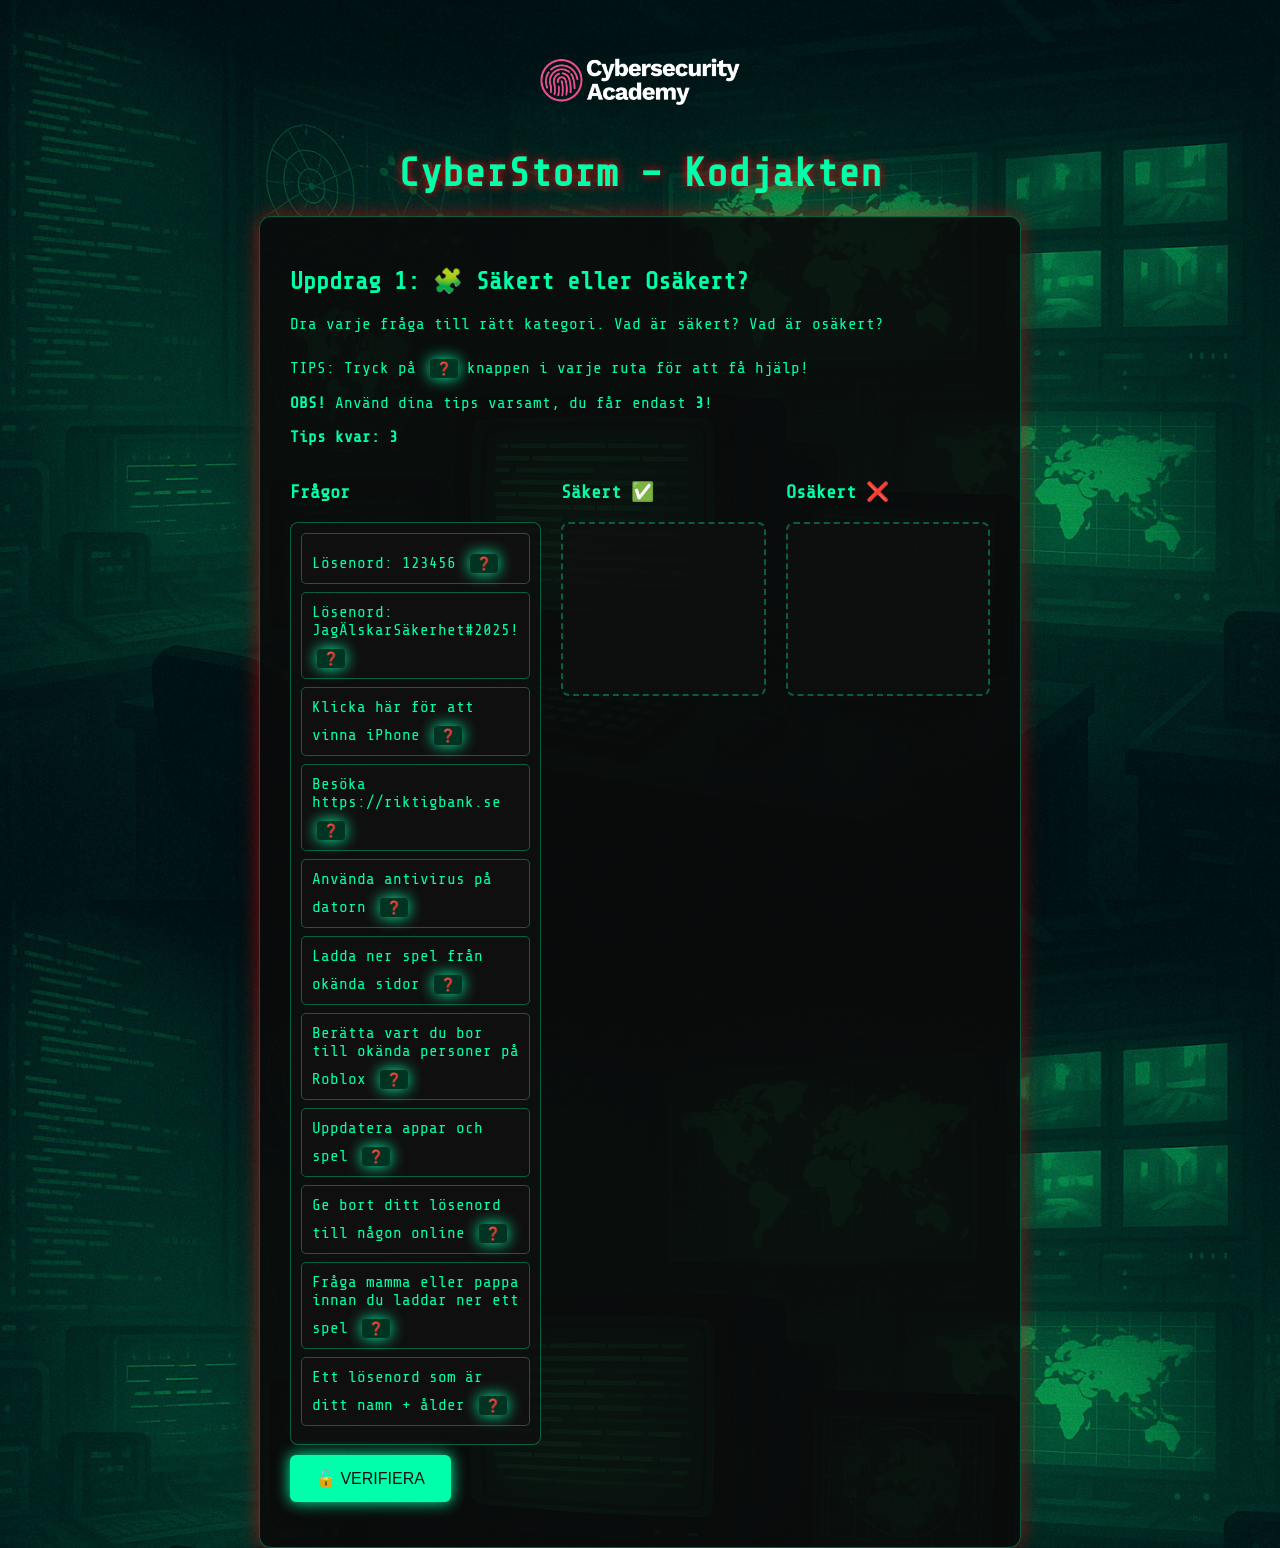
<file: Cyberstorm-master/index.html>
<!DOCTYPE html>
<html lang="sv">
<head>
    <meta charset="UTF-8" />
    <meta name="viewport" content="width=device-width, initial-scale=1.0"/>
    <title>CyberStorm – Kodjakten</title>
    <link rel="stylesheet" href="styles.css" />
</head>
<body>
<img id="logo" src="cybersec-left-logo-rgb-neg-720x168-png.webp" alt="Cyberstorm Logo" style="max-width: 200px; margin-bottom: 20px;">
<h1 id="title">CyberStorm – Kodjakten</h1>


<!-- SECRET EXPLOSION -->

<div id="explosion-overlay" class="hidden">
    <div class="explosion-text">Hemliga uppdrag</div>
</div>

<!-- UPPDRAG KRYPTOGRAM -->
<div class="container" id="task1">
    <div id="back-to-result" class="hidden" style="margin-bottom: 15px;">
        <button onclick="goToResult()" style="background-color:#002b1f; color:#00ffaa; border: 1px solid #00ffaa55;">
            ◀ Tillbaka till kodord
        </button>
    </div>
    <h2 class="task-title" data-title="🔓 Dekryptera meddelandet">Uppdrag: 🔓 Dekryptera meddelandet</h2>

    <img src="caesar.png" alt="Caesar-krypto-exempel">
    <p>Vad är det dekrypterade lösenordet?</p>
    <div class="codebox">KHPOLJWRUG 567</div>
    <input type="text" id="answer1" placeholder="Skriv ditt svar här...">
    <button onclick="checkCryptogram(1)">🔓 Verifiera</button>
    <button id="tip-btn-cryptogram" onclick="toggleTipCryptogram()" style="display: none; margin-top: 10px;">💡 Visa tips</button>
    <div id="tip-box-cryptogram" style="display: none; margin-top: 10px; border: 1px dashed #00ffaa; padding: 10px;">
        🔍 TIPS: Ibland kan bokstäver förskjutas i alfabetet. Kan du hitta något som hjälper dig läsa meddelandet baklänges eller tre steg tillbaka? bokstaven. Första två bokstäver blir HE------------
    </div>
    <div class="feedback" id="feedback1"></div>
    <button class="hidden next-btn" id="next1" onclick="goToNext(1)">➡ Nästa uppdrag</button>
</div>



<!-- UPPDRAG LÖSENORD -->
<div class="container hidden" id="task2">
    <div id="back-to-result" class="hidden" style="margin-bottom: 15px;">
        <button onclick="goToResult()" style="background-color:#002b1f; color:#00ffaa; border: 1px solid #00ffaa55;">
            ◀ Tillbaka till kodord
        </button>
    </div>
    <h2 class="task-title" data-title="💪 Starkaste lösenordet">Uppdrag: 💪 Starkaste lösenordet</h2>

    <img src="passwords.png" alt="Starka lösenord">
    <p>
        🕵️ Skuggan är listig – och vet hur man väljer starka lösenord. Flera lösenordslappar har hittats – men bara tre av dem håller måttet för att skydda servern där den hemliga planen finns lagrad. Din uppgift är att ta reda på vilket som är starkt nog att vara Skuggans sanna lösenord. Lycka till, agent!
    </p>
    <p>
        Här är 12 lösenord. Välj de <strong>3 starkaste</strong>. Fundera på vad som gör ett lösenord säkert!
    </p>
    <div id="password-options">
        <label><input type="checkbox" value="123456"> 123456</label><br>
        <label><input type="checkbox" value="qwerty"> qwerty</label><br>
        <label><input type="checkbox" value="JagälskarBanana#2023!"> JagälskarBanana#2023!</label><br>
        <label><input type="checkbox" value="NallePuh#2024!"> NallePuh#2024!</label><br>
        <label><input type="checkbox" value="letmein"> letmein</label><br>
        <label><input type="checkbox" value="SäkerKod88#hemlig!"> SäkerKod88#hemlig!</label><br>
        <label><input type="checkbox" value="password"> password</label><br>
        <label><input type="checkbox" value="MinHund123"> MinHund123</label><br>
        <label><input type="checkbox" value="a!#56A"> a!#56A</label><br>
        <label><input type="checkbox" value="Stark!2025"> Stark!2025</label><br>
        <label><input type="checkbox" value="adminadmin"> adminadmin</label><br>
        <label><input type="checkbox" value="Lösen#Bok2024Astrid"> Lösen#Bok2024Astrid</label><br>
    </div>
    <button onclick="checkPasswords(2)">🔓 Verifiera val</button>
    <button id="tip-btn-passwords" onclick="toggleTipPasswords()" style="display: none; margin-top: 10px;">💡 Visa tips</button>

    <div id="tip-box-passwords" style="display: none; margin-top: 10px; border: 1px dashed #00ffaa; padding: 10px;">
        🔍 TIPS: Ett starkt lösenord är långt, har stora och små bokstäver, siffror och symboler. Korta ord och upprepningar är dåliga!
    </div>
    <div id="password-result" style="margin-top: 10px;"></div>
    <div class="feedback" id="feedback2"></div>
    <button class="hidden next-btn" id="next2" onclick="goToNext(2)">➡ Nästa uppdrag</button>
</div>

<!-- UPPDRAG PHSISHING -->
<div class="container hidden" id="task3">
    <h2 class="task-title" data-title="📧 Phishingfällan">Uppdrag: 📧 Phishingfällan</h2>
    <div id="step1">
        <img src="mail2.png" alt="Mail 1">
        <p>Misstänker du att detta är ett phishingmail?</p>
        <button onclick="answerPhish(1, true)">JA</button>
        <button onclick="answerPhish(1, false)">NEJ</button>
        <button id="tip-btn-phishing1" onclick="toggleTipPhishing1()" style="display: none; margin-top: 20px;">💡 Visa tips</button>
        <div id="tip-box-phishing1" class="hidden" style="margin-top: 10px; border: 1px dashed #00ffaa; padding: 10px;">
            🔍 TIPS: Kolla avsändare, språkfel och konstiga länkar.
        </div>
        <div id="phish-feedback-1" class="feedback"></div>
    </div>

    <!-- Reasons for MAIL 1 -->
    <div id="reasons1" class="hidden">
        <p>Varför tror du att det är phishing? Välj exakt 4:</p>
        <div style="display: flex; flex-direction: column;">
            <label><input type="checkbox" value="hot"> Hotfull ton</label>
            <label><input type="checkbox" value="felstav"> Stavfel</label>
            <label><input type="checkbox" value="gmail"> Gmail-adress</label>
            <label><input type="checkbox" value="pris"> Prislöfte</label>
            <label><input type="checkbox" value="design"> Färgglad design</label>
            <label><input type="checkbox" value="lank"> Innehåller länk</label>
        </div>
        <button onclick="checkReasons(1, ['hot','felstav','gmail','lank'], 'step2')">✔ Bekräfta</button>
        <div id="reason-feedback-1" class="feedback"></div>
    </div>

    <!-- STEP 2: MAIL 2 -->
    <div id="step2" class="hidden">
        <img src="mail1.png" alt="Mail 2">
        <p>Misstänker du att detta är ett phishingmail?</p>
        <button onclick="answerPhish(2, true)">JA</button>
        <button onclick="answerPhish(2, false)">NEJ</button>
        <button id="tip-btn-phishing2" onclick="toggleTipPhishing2()" style="display: none; margin-top: 20px;">💡 Visa tips</button>
        <div id="tip-box-phishing2" class="hidden" style="margin-top: 10px; border: 1px dashed #00ffaa; padding: 10px;">
            🔍 TIPS: Verkar det komma från skolan? Stämmer språket?
        </div>


        <div id="phish-feedback-2" class="feedback"></div>
    </div>
    <!-- Reasons for MAIL 2 -->
    <div id="reasons2" class="hidden">
        <p>Varför tror du att det är INTE phishing? Välj exakt 3:</p>
        <div style="display: flex; flex-direction: column;">
            <label><input type="checkbox" value="skol_dom"> Mejlet kommer från skolans domän, t.ex. @skolan.se</label>
            <label><input type="checkbox" value="logik"> Mejlet har en logisk anledning (t.ex. information om skolstart)</label>
            <label><input type="checkbox" value="noclick"> Inget krav på lösenord eller klick</label>
            <label><input type="checkbox" value="felstav"> Otydligt språk med stavfel</label>
            <label><input type="checkbox" value="hot"> brådska eller hotfull ton</label>
        </div>
        <button onclick="checkReasons(2, ['skol_dom','logik', 'noclick'], 'step3')">✔ Bekräfta</button>
        <div id="reason-feedback-2" class="feedback"></div>
    </div>
    <!-- STEP 3: MAIL 3 -->
    <div id="step3" class="hidden">
        <img src="mail3.png" alt="Mail 3">
        <p>Misstänker du att detta är ett phishingmail?</p>
        <button onclick="answerPhish(3, true)">JA</button>
        <button onclick="answerPhish(3, false)">NEJ</button>
        <button id="tip-btn-phishing3" onclick="toggleTipPhishing3()" style="display: none; margin-top: 20px;">💡 Visa tips</button>
        <div id="tip-box-phishing3" class="hidden" style="margin-top: 10px; border: 1px dashed #00ffaa; padding: 10px;">
            🔍 TIPS: Ser du något om priser, lösenord eller brådska?
        </div>


        <div id="phish-feedback-3" class="feedback"></div>
    </div>
    <!-- Reasons for MAIL 3 -->
    <div id="reasons3" class="hidden">
        <p>Varför tror du att det är phishing? Välj exakt 3:</p>
        <div style="display: flex; flex-direction: column;">
            <label><input type="checkbox" value="emojes"> Emojis 🧩</label>
            <label><input type="checkbox" value="hot"> Bråskande </label>
            <label><input type="checkbox" value="lank"> Kan innehålla farlig länk</label>
            <label><input type="checkbox" value="gmail"> fel domän </label>
            <label><input type="checkbox" value="pris"> Prislöfte</label>
        </div>
        <button onclick="checkReasons(3, ['hot','lank','pris'])">✔ Bekräfta</button>
        <div id="reason-feedback-3" class="feedback"></div>
    </div>
    <button class="hidden next-btn" id="next3" onclick="goToNext(3)">➡ Nästa uppdrag</button>
</div>

<!-- UPPDRAG DRAG & DROP -->
<div class="container hidden" id="task4">
    <h2 class="task-title" data-title="🧩 Säkert eller Osäkert?">Uppdrag: 🧩 Säkert eller Osäkert?</h2>
    <p>Dra varje fråga till rätt kategori. Vad är säkert? Vad är osäkert?</p>
    <p>
        TIPS: Tryck på
        <button class="read-more-btn" type="button" onclick="resetHelp()">❓</button>
        knappen i varje ruta för att få hjälp!
    </p>

    <p><strong>OBS!</strong> Använd dina tips varsamt, du får endast <strong>3</strong>!</p>

    <p><strong>Tips kvar:</strong> <span id="help-remaining" style="font-weight: bold;">3</span></p>

    <div style="display: flex; gap: 20px; flex-wrap: wrap;">
        <div style="flex: 1;">
            <h3>Frågor</h3>
            <div id="items" class="drop-zone" style="border: 1px solid #00ffaa55; padding: 10px; min-height: 150px;">
                <!-- Drag-items skapas av JavaScript -->
            </div>
        </div>
        <div style="flex: 1;">
            <h3>Säkert ✅</h3>
            <div id="safe-zone" class="drop-zone"></div>
        </div>
        <div style="flex: 1;">
            <h3>Osäkert ❌</h3>
            <div id="danger-zone" class="drop-zone"></div>
        </div>
    </div>

    <button onclick="checkDragDrop(4)">🔓 Verifiera</button>
    <div class="feedback" id="feedback4" style="margin-top: 15px;"></div>
    <button class="hidden next-btn" id="next4" onclick="goToNext(4)">➡ Visa slutresultat</button>
</div>

<!-- UPPDRAG MORSE -->
<div class="container hidden" id="task5">
    <div id="back-to-result" class="hidden" style="margin-bottom: 15px;">
        <button onclick="goToResult()" style="background-color:#002b1f; color:#00ffaa; border: 1px solid #00ffaa55;">
            ◀ Tillbaka till kodord
        </button>
    </div>
    <h2 class="task-title" data-title="📡 Morsekoden">Uppdrag: 📡 Morsekoden</h2>

    <p>🔦 Titta noga på blinkningarna för varje bokstav. Skriv in den bokstav du tror visas.</p>

    <div style="display: flex; justify-content: center; gap: 40px; flex-wrap: nowrap; margin-bottom: 20px;">
        <!-- BOKSTAV 1 -->
        <div style="display: flex; flex-direction: column; align-items: center;">
            <div id="morse-light-1" style="width: 60px; height: 60px; background-color: #0f0f0f; border: 2px solid #00ffaa; border-radius: 50%; margin-bottom: 10px;"></div>
            <button onclick="startMorseLetter(1)">▶ Morse 1</button>
            <input type="text" id="morse-input-1" maxlength="1" placeholder="Bokstav 1" style="margin-top: 5px; text-align: center;">
            <div id="morse-feedback-1" class="feedback" style="min-height: 20px;"></div>
        </div>

        <!-- BOKSTAV 2 -->
        <div style="display: flex; flex-direction: column; align-items: center;">
            <div id="morse-light-2" style="width: 60px; height: 60px; background-color: #0f0f0f; border: 2px solid #00ffaa; border-radius: 50%; margin-bottom: 10px;"></div>
            <button onclick="startMorseLetter(2)">▶ Morse 2</button>
            <input type="text" id="morse-input-2" maxlength="1" placeholder="Bokstav 2" style="margin-top: 5px; text-align: center;">
            <div id="morse-feedback-2" class="feedback" style="min-height: 20px;"></div>
        </div>

        <!-- BOKSTAV 3 -->
        <div style="display: flex; flex-direction: column; align-items: center;">
            <div id="morse-light-3" style="width: 60px; height: 60px; background-color: #0f0f0f; border: 2px solid #00ffaa; border-radius: 50%; margin-bottom: 10px;"></div>
            <button onclick="startMorseLetter(3)">▶ Morse 3</button>
            <input type="text" id="morse-input-3" maxlength="1" placeholder="Bokstav 3" style="margin-top: 5px; text-align: center;">
            <div id="morse-feedback-3" class="feedback" style="min-height: 20px;"></div>
        </div>
    </div>

    <div style="display: flex; gap: 10px; justify-content: center; margin-top: 10px;">
        <button onclick="checkMorse(5)">🔓 Verifiera bokstäver</button>
        <button onclick="toggleMorseTip()">💡 Visa Morse-tabell</button>
    </div>
    <div id="feedback5" class="feedback" style="margin-top: 15px;"></div>
    <button class="hidden next-btn" id="next5" onclick="goToNext(5)">➡ Nästa uppdrag</button>


    <!-- Morse-tabellen finns kvar -->
    <div id="morse-tip-box" style="display: none; margin-top: 20px; border: 1px dashed #00ffaa; padding: 10px; color: #aaffaa;">
        <strong>📖 Morse-alfabet:</strong><br><br>
        A: •–<br>
        B: –•••<br>
        C: –•–•<br>
        D: –••<br>
        E: •<br>
        F: ••–•<br>
        G: ––•<br>
        H: ••••<br>
        I: ••<br>
        J: •–––<br>
        K: –•–<br>
        L: •–••<br>
        M: ––<br>
        N: –•<br>
        O: –––<br>
        P: •––•<br>
        Q: ––•–<br>
        R: •–•<br>
        S: •••<br>
        T: –<br>
        U: ••–<br>
        V: •••–<br>
        W: •––<br>
        X: –••–<br>
        Y: –•––<br>
        Z: ––••<br><br>
        1: •––––<br>
        2: ••–––<br>
        3: •••––<br>
        4: ••••–<br>
        5: •••••<br>
        6: –••••<br>
        7: ––•••<br>
        8: –––••<br>
        9: ––––•<br>
        0: –––––<br>
    </div>
</div>
</div>

<div class="container hidden" id="task6">
    <div id="back-to-result" class="hidden" style="margin-bottom: 15px;">
        <button onclick="goToResult()" style="background-color:#002b1f; color:#00ffaa; border: 1px solid #00ffaa55;">
            ◀ Tillbaka till kodord
        </button>
    </div>
    <h2 class="task-title" data-title="🔦 UV-skattjakt">Uppdrag: 🔦 UV-skattjakt</h2>

    <!-- A-FRÅGA -->
    <div>
        <h3 id="uv-title-a">A. Leta med UV-lampa</h3>
        <div id="uv-a-content">
            <p>🔦 I rummet finns ett dolt kodord skrivet med UV-bläck. Använd UV-lampan och hitta det gömda ordet!</p>
            <p>När du hittat ordet, skriv in det här:</p>
            <input type="text" id="answer6a" placeholder="Skriv kodordet här...">
            <button onclick="checkUV_A()">🔓 Verifiera "A"</button>
            <button id="tip-btn-uv" onclick="toggleTipUV()" style="display: none; margin-top: 10px;">💡 Visa tips</button>

            <div id="tip-box-uv" style="display: none; margin-top: 10px; border: 1px dashed #00ffaa; padding: 10px;">
                🔍 TIPS: Leta nära hörn, under bord eller bakom saker där skuggan döljer hemligheter...
            </div>
            <div class="feedback" id="feedback6a" style="margin-top: 15px;"></div>
        </div>
    </div>

    <hr style="margin: 30px 0;">
    <h3 id="uv-title-b" style="opacity: 0.4;">B. Steganografi – Dold information i bilder</h3>

    <!-- Innehåll för fråga B -->
    <div id="uv-part-b" style="display: none;">
        <p>
            Precis som ni nyss använde en UV-lampa för att avslöja ett dolt meddelande, finns det också sätt att gömma information på platser där man inte förväntar sig det – till exempel inuti en bild. Det kallas för <strong>steganografi</strong>.
        </p>

        <p>
            🔍 I rutan nedan finns en bild som kan innehålla något dolt. Du kan zooma och dra runt för att undersöka varje liten detalj. Vad ser du?
        </p>

        <div style="display: flex; justify-content: space-between; align-items: center; margin: 10px auto 5px; max-width: 600px;">
            <span style="font-weight: bold;">🧪 Undersök bilden:</span>
            <button id="reset-btn" onclick="resetZoom()">🔄 Återställ vy</button>
        </div>

        <div id="zoom-container"
             style="width: 100%; max-width: 600px; height: 400px; border: 2px solid #00ffaa; border-radius: 10px; overflow: hidden; margin: auto; position: relative; background-color: #000;">
            <img id="zoom-image"
                 src="steganografi.png"
                 alt="Zoombar bild"
                 style="position: absolute; top: 0; left: 0; user-select: none; pointer-events: none;">
        </div>

        <input type="text" id="answer6b" placeholder="Skriv dolda meddelandet här..." style="margin-top: 15px;">
        <button onclick="checkUV_B()">🔓 Verifiera "B"</button>
        <button id="tip-btn-steganography" onclick="toggleTipSteganography()" style="display: none; margin-top: 10px;">💡 Visa tips</button>

        <div id="tip-box-steganography" style="display: none; margin-top: 10px; border: 1px dashed #00ffaa; padding: 10px;">
            🔍 TIPS: Hemligtheten finns nära shift texten!
        </div>
        <div class="feedback" id="feedback6b" style="margin-top: 15px;"></div>
    </div>

    <button class="hidden next-btn" id="next6" onclick="goToNext(6)">➡ Nästa uppdrag</button>

</div>

<!-- UPPDRAG SPEGELKOD -->
<div class="container hidden" id="task7">
    <div id="back-to-result" class="hidden" style="margin-bottom: 15px;">
        <button onclick="goToResult()" style="background-color:#002b1f; color:#00ffaa; border: 1px solid #00ffaa55;">
            ◀ Tillbaka till kodord
        </button>
    </div>
    <h2 class="task-title" data-title="💎 Spegelvänd Kod">Uppdrag: 💎 Spegelvänd Kod</h2>

    <p>Du har hittat ett papper med ett konstigt ord... Den säger att koden blir tydlig i en spegel?</p>

    <div class="codebox  large-codebox">ƧɘϱnÄlʞAd Avɘ⅃ Әim υb ɿƎƧ bMöϱ И⅃ɘϱɘԳƨ I</div>

    <input type="text" id="answer7" placeholder="Vad står det egentligen?">
    <button onclick="checkMirrorCode(7)">🔓 Verifiera</button>

    <button id="tip-btn-mirror" onclick="toggleTipMirror()" style="display: none; margin-top: 10px;">💡 Visa tips</button>

    <div id="tip-box-mirror" style="display: none; margin-top: 10px; border: 1px dashed #00ffaa; padding: 10px;">
        🔍 TIPS: Titta på symbolerna genom en spegel!
    </div>

    <div class="feedback" id="feedback7" style="margin-top: 15px;"></div>
    <button class="hidden next-btn" id="next7" onclick="goToNext(7)">➡ Nästa uppdrag</button>
</div>

<!-- SISTA SIDAN SOM VISAR ALLA KODORDEN -->
<div class="container hidden" id="result">
    <h2>🕵️‍♀️ Uppdrag slutfört!</h2>
    <p>Grattis agenter! Ni har samlat alla kodord:</p>
    <ul id="codeword-list">
        <!-- Kodorden läggs till här dynamiskt -->
    </ul>
    <p>Visa detta för Agent-X för att slutföra ert uppdrag. 🌟</p>
    <button class="next-btn" style="margin-top: 30px;" onclick="bonusNotAvailable()">🎁 BONUSUPPDRAG</button>
</div>

<div id="material-modal" class="modal-overlay hidden">
    <div class="modal-box">
        <h2 id="material-modal-title">Uppdragstitel</h2>
        <p id="material-modal-text">Här kommer en instruktion för uppdraget.</p>
        <button onclick="closeMaterialModal()">🚀 Jag har allt material!</button>
    </div>
</div>


<!-- SECRET INPUT -->
<div id="secret-input-wrapper" class="hidden glitch-box">
    <label for="secret-input" class="glitch-label">Hemligt kodord:</label>
    <input id="secret-input" type="text" placeholder="Skriv något hemligt...">
</div>

<!-- ====================== INLINE TASK HUB ====================== -->
<script>
    // ***********************************TASK HUB***********************************
    function __shuffleArray(array) {
        for (let i = array.length - 1; i > 0; i--) {
            const j = Math.floor(Math.random() * (i + 1));
            [array[i], array[j]] = [array[j], array[i]];
        }
        return array;
    }

    /* Tillgängliga uppdrag
      "🔓 Dekryptera meddelandet",
      "💪 Starkaste lösenordet",
      "📧 Phishingfällan",
      "🧩 Säkert eller Osäkert?",
      "🔦 UV-skattjakt",
      "💎 Spegelvänd Kod",
      "📡 Morsekoden",
    */

    // These are global
    const activeTasks = __shuffleArray([
        { title: "🔓 Dekryptera meddelandet", codeWord: "PIXELPÄRON" },
        { title: "📧 Phishingfällan", codeWord: "DATADRUVA" },
        { title: "🧩 Säkert eller Osäkert?", codeWord: "FIKONFIL" },
        { title: "🔦 UV-skattjakt", codeWord: "HACKERHALLON" },
    ]);

    const secretTasks = __shuffleArray([
        { title: "💎 Spegelvänd Kod", codeWord: "KIWIKOD" },
        { title: "💪 Starkaste lösenordet", codeWord: "CYBERCITRON" },
    ]);

    const firstTaskTitle = activeTasks[0].title;

    const activeBonusTasks = [
        { title: "📡 Morsekoden", codeWord: "LÖSENORDLIME" }
    ];
    // ***********************************TASK HUB***********************************
    // -------------------------------------------------------------------------------
</script>

<!-- Main logic -->
<script src="app.js"></script>
</body>
</html>
</file>
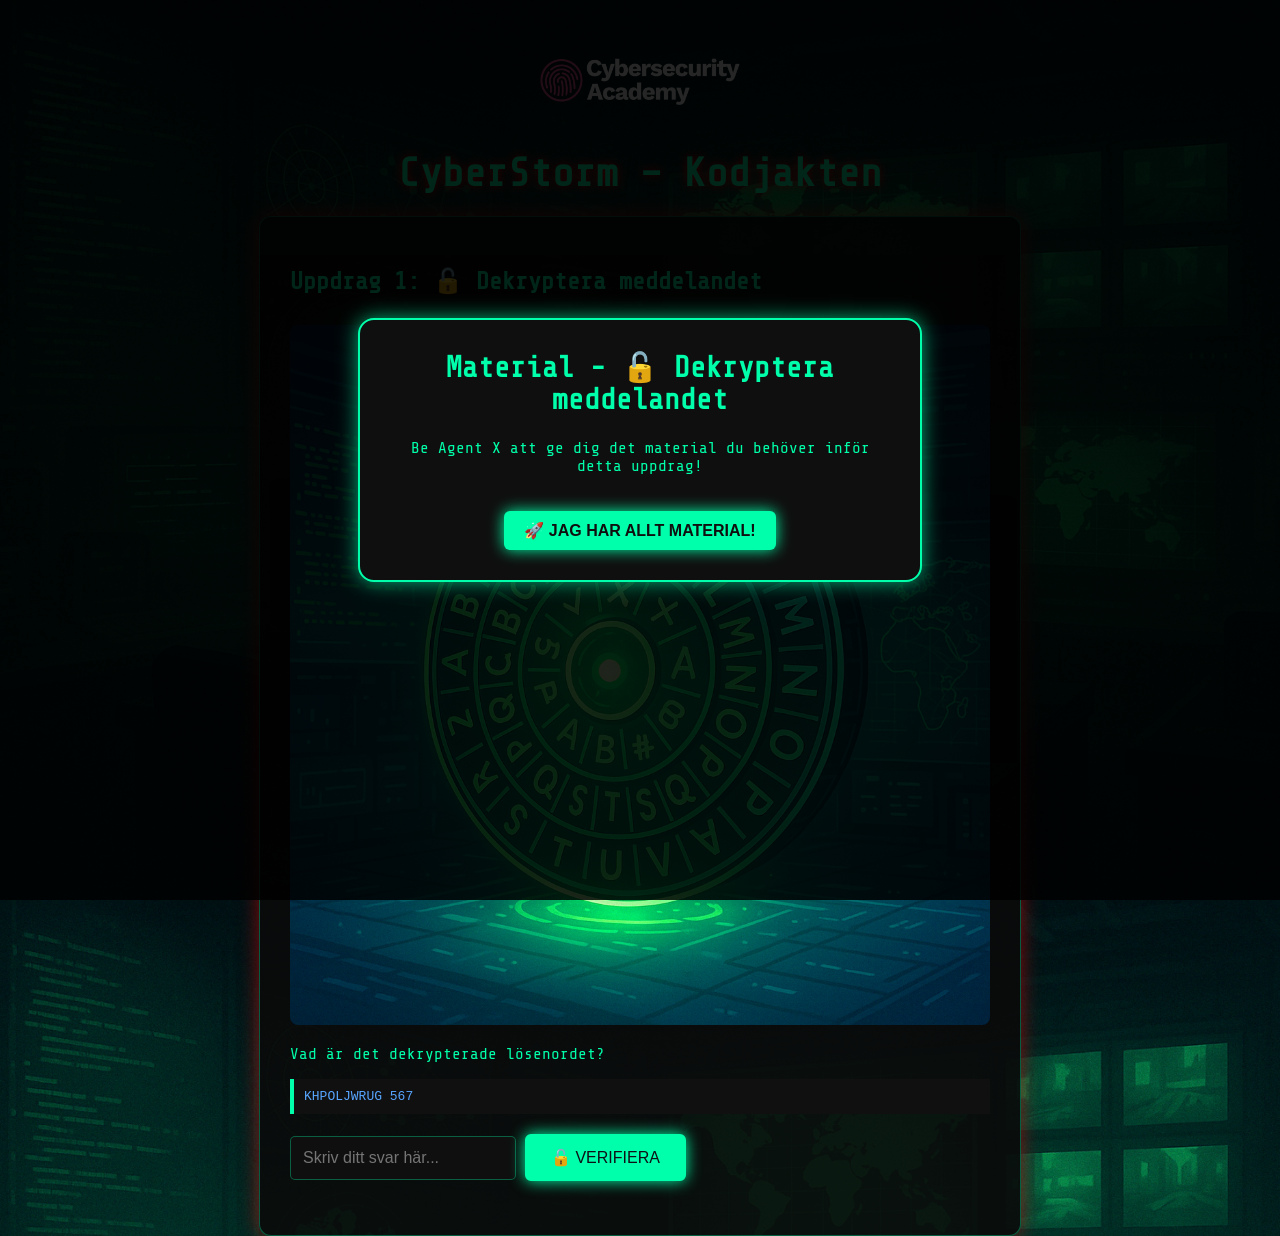
<file: Cyberstorm-master/Cyberstorm_90.html>
<!DOCTYPE html>
<html lang="sv">
<head>
    <meta charset="UTF-8" />
    <meta name="viewport" content="width=device-width, initial-scale=1.0"/>
    <title>CyberStorm – Kodjakten</title>
    <link rel="stylesheet" href="styles.css" />
</head>
<body>
<img id="logo" src="cybersec-left-logo-rgb-neg-720x168-png.webp" alt="Cyberstorm Logo" style="max-width: 200px; margin-bottom: 20px;">
<h1 id="title">CyberStorm – Kodjakten</h1>


<!-- SECRET EXPLOSION -->

<div id="explosion-overlay" class="hidden">
    <div class="explosion-text">Hemliga uppdrag</div>
</div>

<!-- UPPDRAG KRYPTOGRAM -->
<div class="container" id="task1">
    <div id="back-to-result" class="hidden" style="margin-bottom: 15px;">
        <button onclick="goToResult()" style="background-color:#002b1f; color:#00ffaa; border: 1px solid #00ffaa55;">
            ◀ Tillbaka till kodord
        </button>
    </div>
    <h2 class="task-title" data-title="🔓 Dekryptera meddelandet">Uppdrag: 🔓 Dekryptera meddelandet</h2>

    <img src="caesar.png" alt="Caesar-krypto-exempel">
    <p>Vad är det dekrypterade lösenordet?</p>
    <div class="codebox">KHPOLJWRUG 567</div>
    <input type="text" id="answer1" placeholder="Skriv ditt svar här...">
    <button onclick="checkCryptogram(1)">🔓 Verifiera</button>
    <button id="tip-btn-cryptogram" onclick="toggleTipCryptogram()" style="display: none; margin-top: 10px;">💡 Visa tips</button>
    <div id="tip-box-cryptogram" style="display: none; margin-top: 10px; border: 1px dashed #00ffaa; padding: 10px;">
        🔍 TIPS: Ibland kan bokstäver förskjutas i alfabetet. Kan du hitta något som hjälper dig läsa meddelandet baklänges eller tre steg tillbaka? bokstaven. Första två bokstäver blir HE------------
    </div>
    <div class="feedback" id="feedback1"></div>
    <button class="hidden next-btn" id="next1" onclick="goToNext(1)">➡ Nästa uppdrag</button>
</div>



<!-- UPPDRAG LÖSENORD -->
<div class="container hidden" id="task2">
    <div id="back-to-result" class="hidden" style="margin-bottom: 15px;">
        <button onclick="goToResult()" style="background-color:#002b1f; color:#00ffaa; border: 1px solid #00ffaa55;">
            ◀ Tillbaka till kodord
        </button>
    </div>
    <h2 class="task-title" data-title="💪 Starkaste lösenordet">Uppdrag: 💪 Starkaste lösenordet</h2>

    <img src="passwords.png" alt="Starka lösenord">
    <p>
        🕵️ Skuggan är listig – och vet hur man väljer starka lösenord. Flera lösenordslappar har hittats – men bara tre av dem håller måttet för att skydda servern där den hemliga planen finns lagrad. Din uppgift är att ta reda på vilket som är starkt nog att vara Skuggans sanna lösenord. Lycka till, agent!
    </p>
    <p>
        Här är 12 lösenord. Välj de <strong>3 starkaste</strong>. Fundera på vad som gör ett lösenord säkert!
    </p>
    <div id="password-options">
        <label><input type="checkbox" value="123456"> 123456</label><br>
        <label><input type="checkbox" value="qwerty"> qwerty</label><br>
        <label><input type="checkbox" value="JagälskarBanana#2023!"> JagälskarBanana#2023!</label><br>
        <label><input type="checkbox" value="NallePuh#2024!"> NallePuh#2024!</label><br>
        <label><input type="checkbox" value="letmein"> letmein</label><br>
        <label><input type="checkbox" value="SäkerKod88#hemlig!"> SäkerKod88#hemlig!</label><br>
        <label><input type="checkbox" value="password"> password</label><br>
        <label><input type="checkbox" value="MinHund123"> MinHund123</label><br>
        <label><input type="checkbox" value="a!#56A"> a!#56A</label><br>
        <label><input type="checkbox" value="Stark!2025"> Stark!2025</label><br>
        <label><input type="checkbox" value="adminadmin"> adminadmin</label><br>
        <label><input type="checkbox" value="Lösen#Bok2024Astrid"> Lösen#Bok2024Astrid</label><br>
    </div>
    <button onclick="checkPasswords(2)">🔓 Verifiera val</button>
    <button id="tip-btn-passwords" onclick="toggleTipPasswords()" style="display: none; margin-top: 10px;">💡 Visa tips</button>

    <div id="tip-box-passwords" style="display: none; margin-top: 10px; border: 1px dashed #00ffaa; padding: 10px;">
        🔍 TIPS: Ett starkt lösenord är långt, har stora och små bokstäver, siffror och symboler. Korta ord och upprepningar är dåliga!
    </div>
    <div id="password-result" style="margin-top: 10px;"></div>
    <div class="feedback" id="feedback2"></div>
    <button class="hidden next-btn" id="next2" onclick="goToNext(2)">➡ Nästa uppdrag</button>
</div>

<!-- UPPDRAG PHSISHING -->
<div class="container hidden" id="task3">
    <h2 class="task-title" data-title="📧 Phishingfällan">Uppdrag: 📧 Phishingfällan</h2>
    <div id="step1">
        <img src="mail2.png" alt="Mail 1">
        <p>Misstänker du att detta är ett phishingmail?</p>
        <button onclick="answerPhish(1, true)">JA</button>
        <button onclick="answerPhish(1, false)">NEJ</button>
        <button id="tip-btn-phishing1" onclick="toggleTipPhishing1()" style="display: none; margin-top: 20px;">💡 Visa tips</button>
        <div id="tip-box-phishing1" class="hidden" style="margin-top: 10px; border: 1px dashed #00ffaa; padding: 10px;">
            🔍 TIPS: Kolla avsändare, språkfel och konstiga länkar.
        </div>
        <div id="phish-feedback-1" class="feedback"></div>
    </div>

    <!-- Reasons for MAIL 1 -->
    <div id="reasons1" class="hidden">
        <p>Varför tror du att det är phishing? Välj exakt 4:</p>
        <div style="display: flex; flex-direction: column;">
            <label><input type="checkbox" value="hot"> Hotfull ton</label>
            <label><input type="checkbox" value="felstav"> Stavfel</label>
            <label><input type="checkbox" value="gmail"> Gmail-adress</label>
            <label><input type="checkbox" value="pris"> Prislöfte</label>
            <label><input type="checkbox" value="design"> Färgglad design</label>
            <label><input type="checkbox" value="lank"> Innehåller länk</label>
        </div>
        <button onclick="checkReasons(1, ['hot','felstav','gmail','lank'], 'step2')">✔ Bekräfta</button>
        <div id="reason-feedback-1" class="feedback"></div>
    </div>

    <!-- STEP 2: MAIL 2 -->
    <div id="step2" class="hidden">
        <img src="mail1.png" alt="Mail 2">
        <p>Misstänker du att detta är ett phishingmail?</p>
        <button onclick="answerPhish(2, true)">JA</button>
        <button onclick="answerPhish(2, false)">NEJ</button>
        <button id="tip-btn-phishing2" onclick="toggleTipPhishing2()" style="display: none; margin-top: 20px;">💡 Visa tips</button>
        <div id="tip-box-phishing2" class="hidden" style="margin-top: 10px; border: 1px dashed #00ffaa; padding: 10px;">
            🔍 TIPS: Verkar det komma från skolan? Stämmer språket?
        </div>


        <div id="phish-feedback-2" class="feedback"></div>
    </div>
    <!-- Reasons for MAIL 2 -->
    <div id="reasons2" class="hidden">
        <p>Varför tror du att det är INTE phishing? Välj exakt 3:</p>
        <div style="display: flex; flex-direction: column;">
            <label><input type="checkbox" value="skol_dom"> Mejlet kommer från skolans domän, t.ex. @skolan.se</label>
            <label><input type="checkbox" value="logik"> Mejlet har en logisk anledning (t.ex. information om skolstart)</label>
            <label><input type="checkbox" value="noclick"> Inget krav på lösenord eller klick</label>
            <label><input type="checkbox" value="felstav"> Otydligt språk med stavfel</label>
            <label><input type="checkbox" value="hot"> brådska eller hotfull ton</label>
        </div>
        <button onclick="checkReasons(2, ['skol_dom','logik', 'noclick'], 'step3')">✔ Bekräfta</button>
        <div id="reason-feedback-2" class="feedback"></div>
    </div>
    <!-- STEP 3: MAIL 3 -->
    <div id="step3" class="hidden">
        <img src="mail3.png" alt="Mail 3">
        <p>Misstänker du att detta är ett phishingmail?</p>
        <button onclick="answerPhish(3, true)">JA</button>
        <button onclick="answerPhish(3, false)">NEJ</button>
        <button id="tip-btn-phishing3" onclick="toggleTipPhishing3()" style="display: none; margin-top: 20px;">💡 Visa tips</button>
        <div id="tip-box-phishing3" class="hidden" style="margin-top: 10px; border: 1px dashed #00ffaa; padding: 10px;">
            🔍 TIPS: Ser du något om priser, lösenord eller brådska?
        </div>


        <div id="phish-feedback-3" class="feedback"></div>
    </div>
    <!-- Reasons for MAIL 3 -->
    <div id="reasons3" class="hidden">
        <p>Varför tror du att det är phishing? Välj exakt 3:</p>
        <div style="display: flex; flex-direction: column;">
            <label><input type="checkbox" value="emojes"> Emojis 🧩</label>
            <label><input type="checkbox" value="hot"> Bråskande </label>
            <label><input type="checkbox" value="lank"> Kan innehålla farlig länk</label>
            <label><input type="checkbox" value="gmail"> fel domän </label>
            <label><input type="checkbox" value="pris"> Prislöfte</label>
        </div>
        <button onclick="checkReasons(3, ['hot','lank','pris'])">✔ Bekräfta</button>
        <div id="reason-feedback-3" class="feedback"></div>
    </div>
    <button class="hidden next-btn" id="next3" onclick="goToNext(3)">➡ Nästa uppdrag</button>
</div>

<!-- UPPDRAG DRAG & DROP -->
<div class="container hidden" id="task4">
    <h2 class="task-title" data-title="🧩 Säkert eller Osäkert?">Uppdrag: 🧩 Säkert eller Osäkert?</h2>
    <p>Dra varje fråga till rätt kategori. Vad är säkert? Vad är osäkert?</p>
    <p>
        TIPS: Tryck på
        <button class="read-more-btn" type="button" onclick="resetHelp()">❓</button>
        knappen i varje ruta för att få hjälp!
    </p>

    <p><strong>OBS!</strong> Använd dina tips varsamt, du får endast <strong>3</strong>!</p>

    <p><strong>Tips kvar:</strong> <span id="help-remaining" style="font-weight: bold;">3</span></p>

    <div style="display: flex; gap: 20px; flex-wrap: wrap;">
        <div style="flex: 1;">
            <h3>Frågor</h3>
            <div id="items" class="drop-zone" style="border: 1px solid #00ffaa55; padding: 10px; min-height: 150px;">
                <!-- Drag-items skapas av JavaScript -->
            </div>
        </div>
        <div style="flex: 1;">
            <h3>Säkert ✅</h3>
            <div id="safe-zone" class="drop-zone"></div>
        </div>
        <div style="flex: 1;">
            <h3>Osäkert ❌</h3>
            <div id="danger-zone" class="drop-zone"></div>
        </div>
    </div>

    <button onclick="checkDragDrop(4)">🔓 Verifiera</button>
    <div class="feedback" id="feedback4" style="margin-top: 15px;"></div>
    <button class="hidden next-btn" id="next4" onclick="goToNext(4)">➡ Visa slutresultat</button>
</div>

<!-- UPPDRAG MORSE -->
<div class="container hidden" id="task5">
    <div id="back-to-result" class="hidden" style="margin-bottom: 15px;">
        <button onclick="goToResult()" style="background-color:#002b1f; color:#00ffaa; border: 1px solid #00ffaa55;">
            ◀ Tillbaka till kodord
        </button>
    </div>
    <h2 class="task-title" data-title="📡 Morsekoden">Uppdrag: 📡 Morsekoden</h2>

    <p>🔦 Titta noga på blinkningarna för varje bokstav. Skriv in den bokstav du tror visas.</p>

    <div style="display: flex; justify-content: center; gap: 40px; flex-wrap: nowrap; margin-bottom: 20px;">
        <!-- BOKSTAV 1 -->
        <div style="display: flex; flex-direction: column; align-items: center;">
            <div id="morse-light-1" style="width: 60px; height: 60px; background-color: #0f0f0f; border: 2px solid #00ffaa; border-radius: 50%; margin-bottom: 10px;"></div>
            <button onclick="startMorseLetter(1)">▶ Morse 1</button>
            <input type="text" id="morse-input-1" maxlength="1" placeholder="Bokstav 1" style="margin-top: 5px; text-align: center;">
            <div id="morse-feedback-1" class="feedback" style="min-height: 20px;"></div>
        </div>

        <!-- BOKSTAV 2 -->
        <div style="display: flex; flex-direction: column; align-items: center;">
            <div id="morse-light-2" style="width: 60px; height: 60px; background-color: #0f0f0f; border: 2px solid #00ffaa; border-radius: 50%; margin-bottom: 10px;"></div>
            <button onclick="startMorseLetter(2)">▶ Morse 2</button>
            <input type="text" id="morse-input-2" maxlength="1" placeholder="Bokstav 2" style="margin-top: 5px; text-align: center;">
            <div id="morse-feedback-2" class="feedback" style="min-height: 20px;"></div>
        </div>

        <!-- BOKSTAV 3 -->
        <div style="display: flex; flex-direction: column; align-items: center;">
            <div id="morse-light-3" style="width: 60px; height: 60px; background-color: #0f0f0f; border: 2px solid #00ffaa; border-radius: 50%; margin-bottom: 10px;"></div>
            <button onclick="startMorseLetter(3)">▶ Morse 3</button>
            <input type="text" id="morse-input-3" maxlength="1" placeholder="Bokstav 3" style="margin-top: 5px; text-align: center;">
            <div id="morse-feedback-3" class="feedback" style="min-height: 20px;"></div>
        </div>
    </div>

    <div style="display: flex; gap: 10px; justify-content: center; margin-top: 10px;">
        <button onclick="checkMorse(5)">🔓 Verifiera bokstäver</button>
        <button onclick="toggleMorseTip()">💡 Visa Morse-tabell</button>
    </div>
    <div id="feedback5" class="feedback" style="margin-top: 15px;"></div>
    <button class="hidden next-btn" id="next5" onclick="goToNext(5)">➡ Nästa uppdrag</button>


    <!-- Morse-tabellen finns kvar -->
    <div id="morse-tip-box" style="display: none; margin-top: 20px; border: 1px dashed #00ffaa; padding: 10px; color: #aaffaa;">
        <strong>📖 Morse-alfabet:</strong><br><br>
        A: •–<br>
        B: –•••<br>
        C: –•–•<br>
        D: –••<br>
        E: •<br>
        F: ••–•<br>
        G: ––•<br>
        H: ••••<br>
        I: ••<br>
        J: •–––<br>
        K: –•–<br>
        L: •–••<br>
        M: ––<br>
        N: –•<br>
        O: –––<br>
        P: •––•<br>
        Q: ––•–<br>
        R: •–•<br>
        S: •••<br>
        T: –<br>
        U: ••–<br>
        V: •••–<br>
        W: •––<br>
        X: –••–<br>
        Y: –•––<br>
        Z: ––••<br><br>
        1: •––––<br>
        2: ••–––<br>
        3: •••––<br>
        4: ••••–<br>
        5: •••••<br>
        6: –••••<br>
        7: ––•••<br>
        8: –––••<br>
        9: ––––•<br>
        0: –––––<br>
    </div>
</div>
</div>

<div class="container hidden" id="task6">
    <div id="back-to-result" class="hidden" style="margin-bottom: 15px;">
        <button onclick="goToResult()" style="background-color:#002b1f; color:#00ffaa; border: 1px solid #00ffaa55;">
            ◀ Tillbaka till kodord
        </button>
    </div>
    <h2 class="task-title" data-title="🔦 UV-skattjakt">Uppdrag: 🔦 UV-skattjakt</h2>

    <!-- A-FRÅGA -->
    <div>
        <h3 id="uv-title-a">A. Leta med UV-lampa</h3>
        <div id="uv-a-content">
            <p>🔦 I rummet finns ett dolt kodord skrivet med UV-bläck. Använd UV-lampan och hitta det gömda ordet!</p>
            <p>När du hittat ordet, skriv in det här:</p>
            <input type="text" id="answer6a" placeholder="Skriv kodordet här...">
            <button onclick="checkUV_A()">🔓 Verifiera "A"</button>
            <button id="tip-btn-uv" onclick="toggleTipUV()" style="display: none; margin-top: 10px;">💡 Visa tips</button>

            <div id="tip-box-uv" style="display: none; margin-top: 10px; border: 1px dashed #00ffaa; padding: 10px;">
                🔍 TIPS: Leta nära hörn, under bord eller bakom saker där skuggan döljer hemligheter...
            </div>
            <div class="feedback" id="feedback6a" style="margin-top: 15px;"></div>
        </div>
    </div>

    <hr style="margin: 30px 0;">
    <h3 id="uv-title-b" style="opacity: 0.4;">B. Steganografi – Dold information i bilder</h3>

    <!-- Innehåll för fråga B -->
    <div id="uv-part-b" style="display: none;">
        <p>
            Precis som ni nyss använde en UV-lampa för att avslöja ett dolt meddelande, finns det också sätt att gömma information på platser där man inte förväntar sig det – till exempel inuti en bild. Det kallas för <strong>steganografi</strong>.
        </p>

        <p>
            🔍 I rutan nedan finns en bild som kan innehålla något dolt. Du kan zooma och dra runt för att undersöka varje liten detalj. Vad ser du?
        </p>

        <div style="display: flex; justify-content: space-between; align-items: center; margin: 10px auto 5px; max-width: 600px;">
            <span style="font-weight: bold;">🧪 Undersök bilden:</span>
            <button id="reset-btn" onclick="resetZoom()">🔄 Återställ vy</button>
        </div>

        <div id="zoom-container"
             style="width: 100%; max-width: 600px; height: 400px; border: 2px solid #00ffaa; border-radius: 10px; overflow: hidden; margin: auto; position: relative; background-color: #000;">
            <img id="zoom-image"
                 src="steganografi.png"
                 alt="Zoombar bild"
                 style="position: absolute; top: 0; left: 0; user-select: none; pointer-events: none;">
        </div>

        <input type="text" id="answer6b" placeholder="Skriv dolda meddelandet här..." style="margin-top: 15px;">
        <button onclick="checkUV_B()">🔓 Verifiera "B"</button>
        <button id="tip-btn-steganography" onclick="toggleTipSteganography()" style="display: none; margin-top: 10px;">💡 Visa tips</button>

        <div id="tip-box-steganography" style="display: none; margin-top: 10px; border: 1px dashed #00ffaa; padding: 10px;">
            🔍 TIPS: Hemligtheten finns nära shift texten!
        </div>
        <div class="feedback" id="feedback6b" style="margin-top: 15px;"></div>
    </div>

    <button class="hidden next-btn" id="next6" onclick="goToNext(6)">➡ Nästa uppdrag</button>

</div>

<!-- UPPDRAG SPEGELKOD -->
<div class="container hidden" id="task7">
    <div id="back-to-result" class="hidden" style="margin-bottom: 15px;">
        <button onclick="goToResult()" style="background-color:#002b1f; color:#00ffaa; border: 1px solid #00ffaa55;">
            ◀ Tillbaka till kodord
        </button>
    </div>
    <h2 class="task-title" data-title="💎 Spegelvänd Kod">Uppdrag: 💎 Spegelvänd Kod</h2>

    <p>Du har hittat ett papper med ett konstigt ord... Den säger att koden blir tydlig i en spegel?</p>

    <div class="codebox  large-codebox">ƧɘϱnÄlʞAd Avɘ⅃ Әim υb ɿƎƧ bMöϱ И⅃ɘϱɘԳƨ I</div>

    <input type="text" id="answer7" placeholder="Vad står det egentligen?">
    <button onclick="checkMirrorCode(7)">🔓 Verifiera</button>

    <button id="tip-btn-mirror" onclick="toggleTipMirror()" style="display: none; margin-top: 10px;">💡 Visa tips</button>

    <div id="tip-box-mirror" style="display: none; margin-top: 10px; border: 1px dashed #00ffaa; padding: 10px;">
        🔍 TIPS: Titta på symbolerna genom en spegel!
    </div>

    <div class="feedback" id="feedback7" style="margin-top: 15px;"></div>
    <button class="hidden next-btn" id="next7" onclick="goToNext(7)">➡ Nästa uppdrag</button>
</div>

<!-- SISTA SIDAN SOM VISAR ALLA KODORDEN -->
<div class="container hidden" id="result">
    <h2>🕵️‍♀️ Uppdrag slutfört!</h2>
    <p>Grattis agenter! Ni har samlat alla kodord:</p>
    <ul id="codeword-list">
        <!-- Kodorden läggs till här dynamiskt -->
    </ul>
    <p>Visa detta för Agent-X för att slutföra ert uppdrag. 🌟</p>
    <button class="next-btn" style="margin-top: 30px;" onclick="bonusNotAvailable()">🎁 BONUSUPPDRAG</button>
</div>

<div id="material-modal" class="modal-overlay hidden">
    <div class="modal-box">
        <h2 id="material-modal-title">Uppdragstitel</h2>
        <p id="material-modal-text">Här kommer en instruktion för uppdraget.</p>
        <button onclick="closeMaterialModal()">🚀 Jag har allt material!</button>
    </div>
</div>


<!-- SECRET INPUT -->
<div id="secret-input-wrapper" class="hidden glitch-box">
    <label for="secret-input" class="glitch-label">Hemligt kodord:</label>
    <input id="secret-input" type="text" placeholder="Skriv något hemligt...">
</div>

<!-- ====================== INLINE TASK HUB ====================== -->
<script>
    // ***********************************TASK HUB***********************************
    function __shuffleArray(array) {
        for (let i = array.length - 1; i > 0; i--) {
            const j = Math.floor(Math.random() * (i + 1));
            [array[i], array[j]] = [array[j], array[i]];
        }
        return array;
    }

    /* Tillgängliga uppdrag
      "🔓 Dekryptera meddelandet",
      "💪 Starkaste lösenordet",
      "📧 Phishingfällan",
      "🧩 Säkert eller Osäkert?",
      "🔦 UV-skattjakt",
      "💎 Spegelvänd Kod",
      "📡 Morsekoden",
    */

    // These are global
    const activeTasks = __shuffleArray([
        { title: "🔓 Dekryptera meddelandet", codeWord: "PIXELPÄRON" },
        { title: "📧 Phishingfällan", codeWord: "DATADRUVA" },
        { title: "🧩 Säkert eller Osäkert?", codeWord: "FIKONFIL" },
        { title: "🔦 UV-skattjakt", codeWord: "HACKERHALLON" },
        { title: "💎 Spegelvänd Kod", codeWord: "KIWIKOD" },
        { title: "💪 Starkaste lösenordet", codeWord: "CYBERCITRON" },
    ]);

    const secretTasks = __shuffleArray([
    ]);

    const firstTaskTitle = activeTasks[0].title;

    const activeBonusTasks = [
        { title: "📡 Morsekoden", codeWord: "LÖSENORDLIME" }
    ];
    // ***********************************TASK HUB***********************************
    // -------------------------------------------------------------------------------
</script>

<!-- Main logic -->
<script src="app.js"></script>
</body>
</html>
</file>
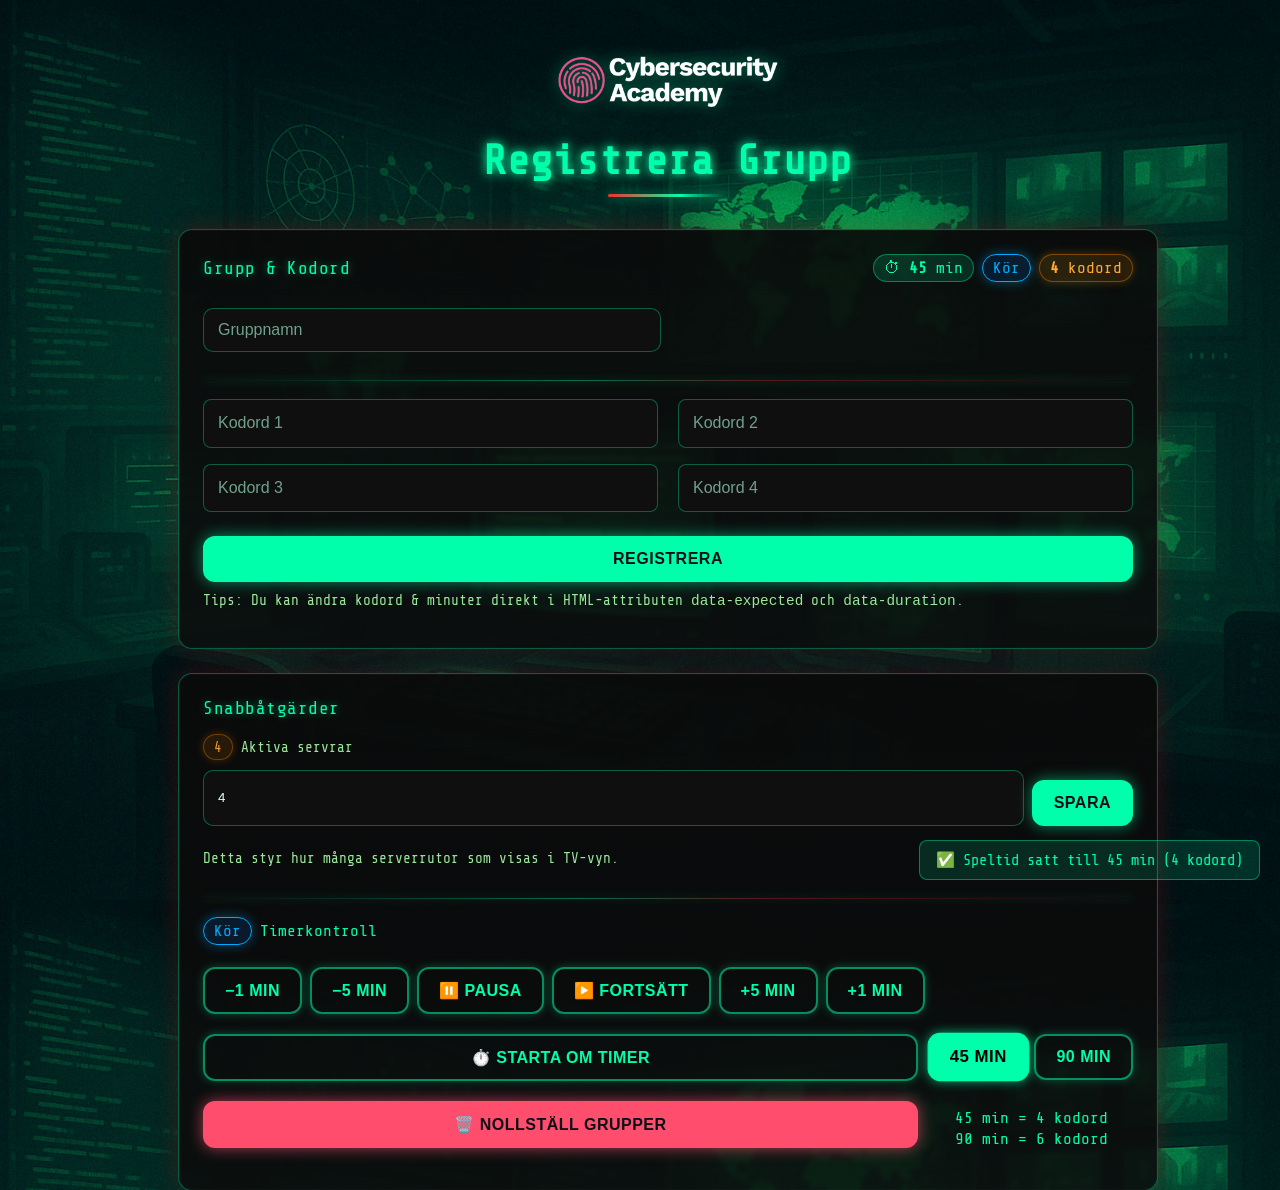
<file: Cyberstorm-master/Cyberstorm_ADMIN.html>
<!DOCTYPE html>
<html lang="sv">
<head>
    <meta charset="UTF-8" />
    <meta name="viewport" content="width=device-width, initial-scale=1.0"/>
    <title>Admin – Lägg till grupp</title>
    <link rel="stylesheet" href="styles.css" />
</head>
    <body class="admin-page">
    <img src="cybersec-left-logo-rgb-neg-720x168-png.webp" alt="Cyberstorm Logo" class="logo" />

    <h1 class="admin-title">Registrera Grupp</h1>

    <div class="admin-shell">
        <!-- FORM CARD -->
        <form
                id="groupForm"
                class="admin-card"
                data-expected='["PIXELPÄRON","CYBERCITRON","DATADRUVA","FIKONFIL"]'
                data-duration="45"
                autocomplete="off"
        >
            <div class="card-head">
                <div class="card-title">Grupp & Kodord</div>
                <div class="badges">
                    <span class="pill" title="Sessionstid">⏱ <strong id="badge-mins">45</strong> min</span>
                    <span class="pill pill--timer" id="timer-state-pill-top" title="Timerstatus">Kör</span>
                    <span class="pill pill--orange" title="Antal kodord">
                      <strong id="badge-words">6</strong> kodord
                    </span>
                </div>
            </div>

            <div class="form-grid">
                <input class="admin-input" type="text" id="group" placeholder="Gruppnamn" required />
            </div>

            <hr class="hr-glow" />

            <div id="codeword-fields"></div>

            <div style="margin-top:14px; display:grid; gap:10px;">
                <button type="submit" class="btn full">Registrera</button>
            </div>

            <p class="subtle" style="margin-top:10px;">
                Tips: Du kan ändra kodord & minuter direkt i HTML-attributen <code>data-expected</code> och <code>data-duration</code>.
            </p>
        </form>

        <!-- ACTIONS CARD -->
        <div class="admin-card">
            <div class="card-head">
                <div class="card-title">Snabbåtgärder</div>
            </div>

            <div class="admin-row" style="display:grid; gap:10px; margin-bottom:12px;">
                <label for="server-count" class="subtle" style="display:flex; align-items:center; gap:8px;">
                    <span class="pill pill--orange" id="current-servers-pill" title="Antal som visas på TV">—</span>
                    Aktiva servrar
                </label>
                <div style="display:flex; gap:8px;">
                    <input id="server-count" class="admin-input" type="number" min="1" max="50" placeholder="t.ex. 6" />
                    <button id="apply-server-count-btn" class="btn">Spara</button>
                </div>
                <p class="subtle">Detta styr hur många serverrutor som visas i TV-vyn.</p>
            </div>

            <hr class="hr-glow"/>

            <label class="row-label">
                <span class="pill pill--timer" id="timer-state-pill-bottom" title="Timerstatus">Kör</span>
                <span>Timerkontroll</span>
            </label>

            <div class="row-controls wrap left timer-adjust-row">
                <button id="minus-1-btn" class="btn btn--ghost">−1 min</button>
                <button id="minus-5-btn" class="btn btn--ghost">−5 min</button>

                <button id="pause-timer-btn" class="btn btn--ghost">⏸️ Pausa</button>
                <button id="resume-timer-btn" class="btn btn--ghost">▶️ Fortsätt</button>

                <button id="plus-5-btn" class="btn btn--ghost">+5 min</button>
                <button id="plus-1-btn" class="btn btn--ghost">+1 min</button>

            </div>

            <div style="display:grid; gap:10px;">
                <div class="admin-actions-row">
                    <div class="left-actions">

                        <button id="reset-timer-btn" class="btn btn--ghost full">⏱️ Starta om timer</button>
                        <button id="reset-groups-btn" class="btn btn--danger full">🗑️ Nollställ grupper</button>
                    </div>

                    <div class="right-actions">
                        <div class="row-controls wrap">
                            <button id="set-45-btn" class="btn btn--ghost">45 min</button>
                            <button id="set-90-btn" class="btn btn--ghost">90 min</button>
                        </div>
                        <p class="help-text gametime-help">
                            45 min = 4 kodord<br>
                            90 min = 6 kodord
                        </p>
                    </div>

                </div>
            </div>
        </div>

    </div>
    <script src="admin.js" defer></script>
    </body>
</html>
</file>
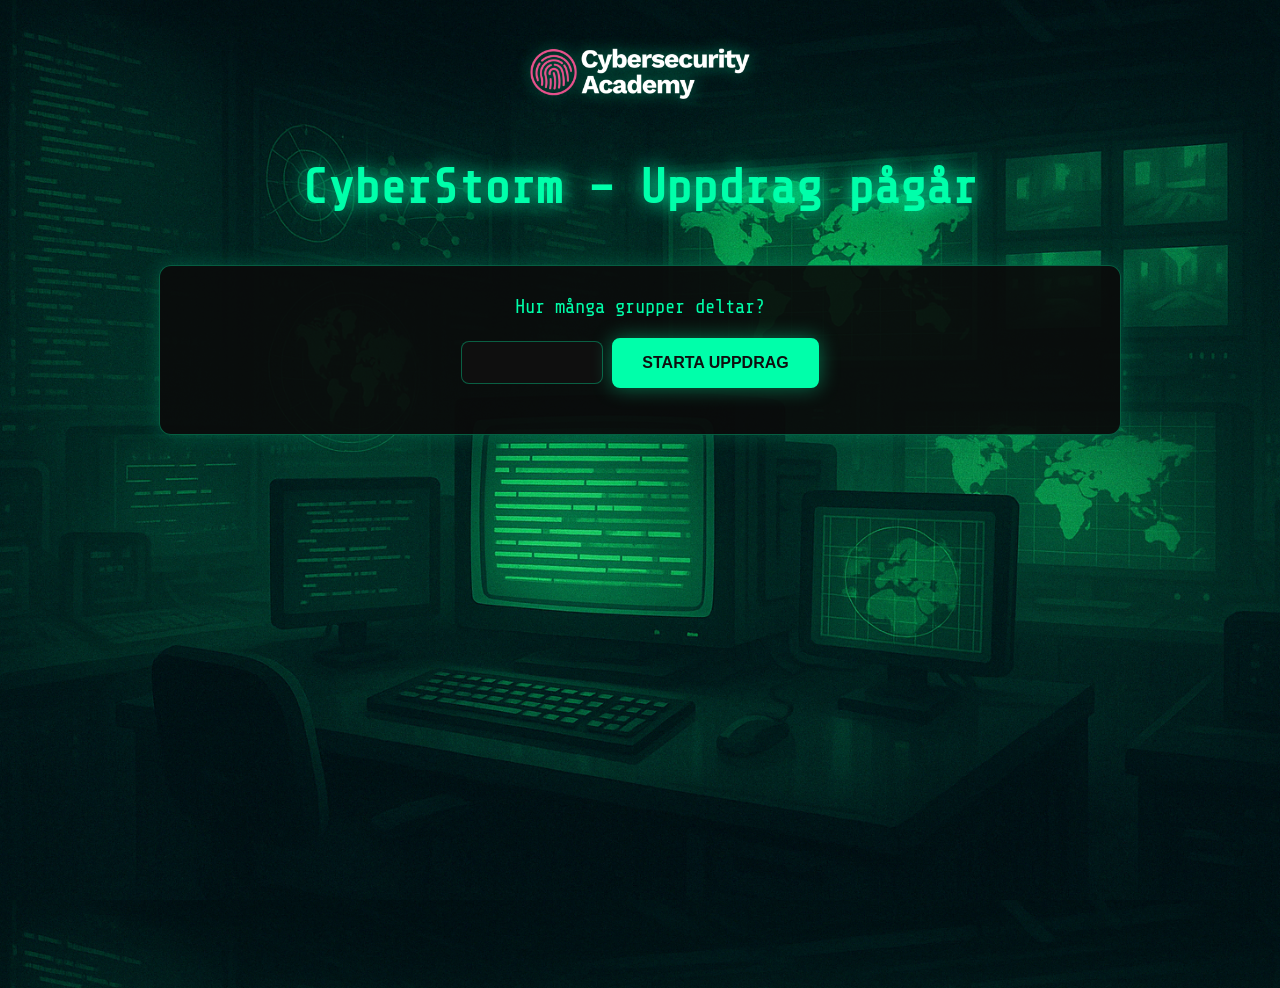
<file: Cyberstorm-master/Cyberstorm_TV.html>
<!DOCTYPE html>
<html lang="sv">
<head>
  <meta charset="UTF-8">
  <meta name="viewport" content="width=device-width, initial-scale=1.0">
  <title>CyberStorm Visning</title>
<link rel="stylesheet" href="styles.css" />

</head>
<body class="tv-page">
    <img src="cybersec-left-logo-rgb-neg-720x168-png.webp" alt="Cyberstorm Logo" class="logo" />
    <h1>CyberStorm – Uppdrag pågår</h1>

    <div id="timer-section" class="hidden">
        <div id="timer">--:--</div>
    </div>

    <div id="servers" class="hidden"></div>

    <div id="setup">
        <label for="groupCount">Hur många grupper deltar?</label>
        <input type="number" id="groupCount" min="1" max="10" />
        <button onclick="startMission()">Starta uppdrag</button>
    </div>
    <script src="admin.js" defer></script>
</body>
</html>
</file>
<file: Cyberstorm-master/styles.css>
@import url('https://fonts.googleapis.com/css2?family=Share+Tech+Mono&display=swap');
:root{
    --touch-min: 44px;
}
html, body {
    height: 100%;
    -webkit-text-size-adjust: 100%;
}

body {
    font-family: 'Share Tech Mono', monospace;
    background: linear-gradient(to bottom, #0f0f0f, #1a1a1a);
    color: #00ffaa;
    display: flex;
    flex-direction: column;
    align-items: center;
    padding: 40px 20px;
    background-image: url('background.png');
    background-size: cover;
    background-position: center;

    -webkit-tap-highlight-color: transparent;
    user-select: none;
    -webkit-user-select: none;
}
h1 {
    font-size: 2.5em;
    margin-bottom: 20px;
    text-shadow: 0 0 10px #ff0000;
}
.container {
    max-width: 700px;
    width: 100%;
    background-color: rgba(10, 10, 10, 0.9);
    padding: 30px;
    border-radius: 12px;
    box-shadow: 0 0 20px #ff000088;
    margin-bottom: 30px;
    border: 1px solid #00ffaa55;
}
input[type="text"], input[type="checkbox"] {
    width: auto;
    font-size: 1em;
    padding: 12px;
    margin: 10px 0;
    background-color: #0f0f0f;
    border: 1px solid #00ffaa55;
    color: #ffffff;
    border-radius: 5px;
}
button {
    padding: 12px 24px;
    background-color: #00ffaa;
    color: #0d1117;
    border: 2px solid #00ffaa;
    cursor: pointer;
    font-size: 1em;
    border-radius: 6px;
    box-shadow: 0 0 15px #00ffaa;
    text-transform: uppercase;
    transition: all 0.3s ease;
    margin-top: 10px;
}
button:hover {
    background-color: #0d1117;
    color: #00ffaa;
    border-color: #00ffaa;
}
.hidden {
    display: none !important;
    opacity: 0 !important;
    visibility: hidden !important;
    pointer-events: none !important;
}
.feedback {
    margin-top: 15px;
    font-weight: bold;
}
.codebox {
    background-color: #101010;
    border-left: 4px solid #00ffaa;
    padding: 10px;
    margin: 10px 0;
    font-family: monospace;
    color: #58a6ff;
}
img {
    max-width: 100%;
    border-radius: 8px;
    margin-top: 10px;
}
.next-btn {
    margin-top: 20px;
    background-color: #003322;
    color: #00ffaa;
    border: 1px solid #00ffaa99;
}
.next-btn:hover {
    background-color: #00ffaa;
    color: #0f0f0f;
}
.drag-item {
    background-color: #0f0f0f;
    border: 1px solid #00ffaa55;
    padding: 10px;
    margin-bottom: 8px;
    border-radius: 5px;
    cursor: grab;
}

.drop-zone {
    border: 2px dashed #00ffaa55;
    min-height: 150px;
    padding: 10px;
    border-radius: 8px;
    background-color: rgba(15, 15, 15, 0.8);
}
.read-more-btn {
    font-size: 0.8em;
    padding: 2px 6px;
    margin-left: 5px;
    background-color: #003322;
    color: #00ffaa;
    border: none;
    border-radius: 4px;
    cursor: pointer;
}

.read-more-btn:hover {
    background-color: #00ffaa;
    color: #0f0f0f;
}

.info-text {
    font-size: 0.9em;
    margin-top: 5px;
    color: #aaffaa;
}
.large-codebox {
    font-size: 2em;
    padding: 20px;
    text-align: center;
    line-height: 1.5;
    border-left: 6px solid #00ffaa;
    background-color: #101010;
    margin: 20px 0;
    color: #58a6ff;
    border-radius: 8px;
}
#reset-btn {
    font-size: 0.75em;
    padding: 6px 12px;
    background-color: #002b1f;
    color: #00ffaa;
    border: 1px solid #00ffaa55;
    border-radius: 5px;
    cursor: pointer;
    transition: all 0.2s ease;
    box-shadow: 0 0 5px #00ffaa22;
}

#reset-btn:hover {
    background-color: #00ffaa;
    color: #0f0f0f;
    border-color: #00ffaa;
    box-shadow: 0 0 10px #00ffaa;
    transform: scale(1.04);
}
.tip-modal {
    position: fixed;
    top: 50%;
    left: 50%;
    transform: translate(-50%, -50%);
    background-color: #00ffaa;
    color: #0f0f0f;
    font-size: 1.2em;
    font-weight: bold;
    padding: 16px 32px;
    border-radius: 12px;
    z-index: 9999;
    box-shadow: 0 0 30px #00ffaa;
    opacity: 0.95;
    pointer-events: none;
    transition: all 1s ease-in-out;
}

.tip-modal.animate-to-target {
    position: absolute;
    transition: all 1s ease-in-out;
}

.pulsing-tip {
    animation: pulseGlow 1.5s infinite;
}

.modal-overlay {
    position: fixed;
    top: 0;
    left: 0;
    width: 100%;
    height: 100%;
    background-color: rgba(0, 0, 0, 0.85);
    display: flex;
    align-items: center;
    justify-content: center;
    z-index: 99999;
}

.modal-box {
    background-color: #0f0f0f;
    border: 2px solid #00ffaa;
    color: #00ffaa;
    padding: 30px;
    border-radius: 16px;
    text-align: center;
    max-width: 500px;
    box-shadow: 0 0 20px #00ffaaaa;
}

.modal-box h2 {
    margin-top: 0;
    font-size: 1.8em;
}

.modal-box button {
    margin-top: 20px;
    padding: 10px 20px;
    background-color: #00ffaa;
    color: #0f0f0f;
    border: none;
    border-radius: 6px;
    cursor: pointer;
    font-weight: bold;
}

.modal-box button:hover {
    background-color: #0f0f0f;
    color: #00ffaa;
    border: 1px solid #00ffaa;
}

#secret-input-wrapper {
    margin-top: 40px;
    padding: 20px;
    border: 2px solid #00ffaa;
    border-radius: 12px;
    background-color: #0f0f0f;
    box-shadow: 0 0 30px #00ffaaaa, 0 0 15px #ff00ff88;
    animation: secretReveal 1.5s ease-in-out 1, glitch-flicker 2s infinite 1.5s;
    max-width: 400px;
    text-align: center;
    filter: drop-shadow(0 0 4px #00ffaa) contrast(1.2);
}

.glitch-label {
    display: block;
    margin-bottom: 10px;
    color: #00ffaa;
    font-size: 1.2em;
    text-shadow: 0 0 5px #00ffaa, 1px 0 red, -1px 0 blue;
    animation: glitch-label 1.5s infinite alternate;
}

#secret-input {
    padding: 12px;
    font-size: 1em;
    width: 90%;
    background-color: #101010;
    border: 2px solid #00ffaa88;
    border-radius: 8px;
    color: #00ffaa;
    text-align: center;
    box-shadow: 0 0 10px #00ffaa44;
    transition: all 0.3s ease-in-out;
    animation: inputFlash 0.4s ease-out 1;
}

#secret-input:focus {
    outline: none;
    border-color: #ff00ff;
    box-shadow: 0 0 15px #ff00ff88;
}

.reveal-glitch {
    animation: secretReveal 1.2s ease-out 1;
}

@keyframes pulse {
    0% { transform: translate(-50%, -50%) scale(0.8); opacity: 0; }
    50% { transform: translate(-50%, -50%) scale(1.1); opacity: 1; }
    100% { transform: translate(-50%, -50%) scale(1); opacity: 0.95; }
}

@keyframes pulseGlow {
    0% {
        box-shadow: 0 0 10px #00ffaa, 0 0 20px #00ffaa88;
        background-color: #00ffaa;
        transform: scale(1);
    }
    50% {
        box-shadow: 0 0 25px #ff5555, 0 0 40px #ff5555aa;
        background-color: #ff5555;
        transform: scale(1.05);
    }
    100% {
        box-shadow: 0 0 10px #00ffaa, 0 0 20px #00ffaa88;
        background-color: #00ffaa;
        transform: scale(1);
    }
}

@keyframes glitch-flicker {
    0%, 100% {
        opacity: 1;
        transform: none;
        filter: none;
    }
    10%, 30%, 50%, 70%, 90% {
        opacity: 0.8;
        transform: skewX(-1.5deg) translateX(-2px);
        filter: drop-shadow(0 0 5px #ff00ff) hue-rotate(30deg);
    }
    20%, 40%, 60%, 80% {
        opacity: 0.6;
        transform: skewX(1.5deg) translateX(2px);
        filter: drop-shadow(0 0 7px #00ffaa) hue-rotate(-30deg);
    }
}

@keyframes glitch-label {
    0% {
        transform: translate(0, 0);
        color: #00ffaa;
        text-shadow: 0 0 5px #00ffaa, 2px 0 red, -2px 0 blue;
    }
    20% {
        transform: translate(-2px, 1px);
        color: #ff00ff;
        text-shadow: 0 0 10px #ff00ff, -1px 0 green, 1px 0 cyan;
    }
    40% {
        transform: translate(2px, -1px);
        color: #00ffff;
        text-shadow: 0 0 8px #00ffaa, 1px 0 red;
    }
    60% {
        transform: translate(-1px, -1px);
        color: #ffaa00;
        text-shadow: 0 0 7px #ffaa00, 1px 0 blue, -1px 0 red;
    }
    80% {
        transform: translate(1px, 1px);
        color: #ff00aa;
        text-shadow: 0 0 6px #ff00aa, 2px 0 green;
    }
    100% {
        transform: translate(0, 0);
        color: #00ffaa;
        text-shadow: 0 0 5px #00ffaa, -2px 0 red, 2px 0 blue;
    }
}

@keyframes secretReveal {
    0% {
        opacity: 0;
        transform: scale(0.3) rotate(12deg) translate(-40px, 20px);
        filter: blur(2px) brightness(0.4);
    }
    15% {
        opacity: 1;
        transform: scale(1.2) rotate(-5deg) translate(10px, -8px);
        filter: brightness(1.8) hue-rotate(20deg);
    }
    30% {
        transform: rotate(3deg) translate(-12px, 5px) skewX(3deg);
    }
    45% {
        transform: scale(1.05) translate(6px, -14px) skewY(-4deg);
    }
    60% {
        transform: rotate(-2deg) translate(4px, 2px) skewX(-1deg);
    }
    75% {
        transform: scale(1.03) translate(-6px, 6px) rotate(1deg);
    }
    100% {
        transform: none;
        filter: none;
    }
}

@keyframes inputFlash {
    0% {
        box-shadow: 0 0 20px #ff00ff, 0 0 40px #00ffaa;
        transform: scale(1.05);
    }
    100% {
        box-shadow: 0 0 10px #00ffaa44;
        transform: scale(1);
    }
}

/*Explosion*/
#explosion-overlay {
    position: fixed;
    top: 0;
    left: 0;
    width: 100%;
    height: 100%;
    background: radial-gradient(circle at center, #00ffaa 0%, #ff00ff 30%, #000000 80%);
    z-index: 999999;
    position: fixed;
    opacity: 0;
    pointer-events: none;
    animation: none;
    mix-blend-mode: screen;
    backdrop-filter: blur(2px) brightness(1.5);
    filter: drop-shadow(0 0 40px #ff00ff) contrast(2);
    -webkit-backdrop-filter: blur(2px) brightness(1.5);
}

@keyframes glitchExplosion {
    0% {
        opacity: 0;
        transform: scale(0.1) rotate(0deg);
        filter: hue-rotate(0deg) brightness(2);
    }
    25% {
        opacity: 1;
        transform: scale(1.5) rotate(10deg);
        background: radial-gradient(circle at center, #ff00ff, #00ffaa, #000000);
        filter: hue-rotate(45deg) brightness(2.5) drop-shadow(0 0 80px #ff00ff);
    }
    50% {
        transform: scale(2.2) rotate(-10deg);
        background: radial-gradient(circle at center, #00ffaa, #ff00ff, #000000);
        filter: hue-rotate(-45deg) brightness(1.8) drop-shadow(0 0 100px #00ffaa);
    }
    75% {
        transform: scale(1.8) rotate(5deg);
        background: radial-gradient(circle at center, #ff00ff, #00ffff, #000000);
        filter: hue-rotate(90deg) brightness(2) blur(2px);
    }
    100% {
        opacity: 0;
        transform: scale(3) rotate(0deg);
        filter: blur(4px) brightness(0.2);
    }
}

.explosion-text {
    position: absolute;
    top: 50%;
    left: 50%;
    transform: translate(-50%, -50%);
    font-size: 3em;
    font-weight: bold;
    color: #00ffaa;
    text-shadow:
            0 0 10px #00ffaa,
            2px 2px #ff00ff,
            -2px -2px #00ffff;
    font-family: 'Share Tech Mono', monospace;
    opacity: 0;
    animation: showText 3s ease-in-out forwards;
    pointer-events: none;
    white-space: nowrap;
    z-index: 1000000;
    position: absolute;
}

input, textarea, button, label {
    -webkit-user-select: auto !important;
    user-select: auto !important;
}

#zoom-container { touch-action: none; overscroll-behavior: contain; }
#zoom-image { pointer-events: none; }


@keyframes showText {
    0% {
        opacity: 0;
        transform: translate(-50%, -50%) scale(0.8);
        filter: blur(3px);
    }
    30% {
        opacity: 1;
        transform: translate(-50%, -50%) scale(1.2);
        filter: blur(0);
    }
    70% {
        opacity: 1;
        transform: translate(-50%, -50%) scale(1);
    }
    100% {
        opacity: 0;
        transform: translate(-50%, -50%) scale(0.8);
        filter: blur(3px);
    }
}
/* --- iPad / touch-only adjustments --- */
@media (pointer: coarse) and (hover: none) {
    :root { --touch-min: 56px; }

    /* Buttons: bigger on iPad */
    .read-more-btn {
        display: inline-flex;
        align-items: center;
        justify-content: center;

        min-width: 50px;
        min-height: 50px;
        padding: 10px 14px;
        font-size: 1rem;
        border-radius: 10px !important;
        line-height: 1.1;
        touch-action: manipulation;
        background: inherit;
        color: inherit;
        border: inherit;
    }

    /* Prevent iOS zoom on focus without changing desktop */
    input[type="text"] { font-size: 16px; }

    .drag-item { min-height: auto; }

    input[type="checkbox"] {
        -webkit-appearance: checkbox !important;
        appearance: checkbox !important;

        width: 28px !important;
        height: 28px !important;
        transform: scale(1.4);
        transform-origin: left center;

        accent-color: #00ffaa;

        padding: 0 !important;
        border: none !important;
        border-radius: 5px !important;
        background: transparent !important;

        margin-right: 10px;
    }

    label {
        display: inline-flex;
        align-items: center;
        gap: 8px;
        line-height: 1.4;
        min-height: 44px;
    }
}
/* ===========================
   ADMIN PAGE
   =========================== */

.admin-page {
    display: flex;
    flex-direction: column;
    gap: 22px;
    align-items: center;
    width: 100%;
    padding: 48px 20px;
}

.logo {
    display: block;
    max-width: 220px;
    margin: 0 auto 8px;
    filter: drop-shadow(0 0 8px rgba(0,255,170,.45));
}

.admin-title {
    font-size: clamp(1.8rem, 1.1rem + 2.2vw, 2.6rem);
    margin: 0 0 10px;
    letter-spacing: 1px;
    text-shadow:
            0 0 10px #00ffaa,
            0 0 20px #00ffaa55,
            0 0 40px #ff004422;
    position: relative;
}

.admin-title::after {
    content: "";
    display: block;
    height: 3px;
    width: 120px;
    margin: 10px auto 0;
    background: linear-gradient(90deg, #ff2a2a 0%, #00ffaa 60%, transparent 100%);
    box-shadow: 0 0 12px #00ffaaaa;
    border-radius: 999px;
}

.admin-shell {
    width: min(980px, 100%);
    display: grid;
    grid-template-columns: 1fr;
    gap: 24px;
}

.admin-card {
    background: linear-gradient(180deg, rgba(10,10,10,.92), rgba(12,12,12,.86));
    border: 1px solid #00ffaa55;
    border-radius: 14px;
    padding: 24px;
    box-shadow:
            0 0 24px #ff000033,
            inset 0 0 0 1px rgba(255,255,255,.02);
    backdrop-filter: blur(2px);
}

.card-head {
    display: flex;
    align-items: center;
    justify-content: space-between;
    gap: 16px;
    margin-bottom: 16px;
}

.card-title {
    font-size: 1.1rem;
    letter-spacing: .5px;
    text-shadow: 0 0 8px #00ffaa77;
}

.badges {
    display: flex;
    gap: 8px;
    flex-wrap: wrap;
}

.pill {
    background: #00ffaa22;
    border: 1px solid #00ffaa66;
    color: #00ffaa;
    border-radius: 20px;
    padding: 4px 10px;
    font-weight: 500;
    transition: all 0.3s ease, box-shadow 0.3s ease;
}

.pill--timer {
    background: #007bff22;
    border: 1px solid #00aaff;
    color: #00aaff;
    box-shadow: 0 0 12px #00aaff66;
}

.pill--timer.pill--warning {
    background: #ff002222;
    border: 1px solid #ff0022;
    color: #ff4444;
    box-shadow: 0 0 14px #ff000088;
}

.pill--orange {
    background: #ff880022;
    border: 1px solid #ff880066;
    color: #ffaa33;
    box-shadow: 0 0 10px #ff880044;
}

.pill--warning { --glow: #ffb300; }
.pill--danger  { --glow: #ff4d6d; }

.form-grid {
    display: grid;
    grid-template-columns: 1fr;
    gap: 14px;
}

@media (min-width: 720px) {
    .form-grid {
        grid-template-columns: 1fr 1fr;
    }
}

.admin-input,
#groupForm input[type="text"] {
    width: 100%;
    padding: 12px 14px;
    background-color: #0f0f0f;
    border: 1px solid #00ffaa55;
    color: #e6fff6;
    border-radius: 10px;
    outline: none;
    transition: box-shadow .2s ease, border-color .2s ease, transform .06s ease;
    box-shadow: 0 0 0 0 rgba(0,255,170,0);
}

.admin-input::placeholder { color: #9fecccaa; }

.admin-input:focus,
#groupForm input[type="text"]:focus {
    border-color: #00ffaa;
    box-shadow: 0 0 16px #00ffaa66, 0 0 2px #00ffaa inset;
    transform: translateY(-1px);
}

#codeword-fields {
    display: grid;
    grid-template-columns: 1fr;
    gap: 10px;
    margin-top: 6px;
}

@media (min-width: 720px) {
    #codeword-fields {
        grid-template-columns: 1fr 1fr;
    }
}

.btn {
    appearance: none;
    border: 2px solid #00ffaa;
    background: #00ffaa;
    color: #0d1117;
    font-weight: 700;
    text-transform: uppercase;
    letter-spacing: .5px;
    padding: 12px 20px;
    border-radius: 12px;
    cursor: pointer;
    box-shadow: 0 0 15px #00ffaa88;
    transition: transform .08s ease, box-shadow .2s ease, background .2s ease, color .2s ease;
}

.btn:hover {
    background: #0d1117;
    color: #00ffaa;
    box-shadow: 0 0 22px #00ffaaaa;
}

.btn:active {
    transform: translateY(1px) scale(.99);
}

.btn.full { width: 100%; }

.btn--danger {
    border-color: #ff4d6d;
    background: #ff4d6d;
    box-shadow: 0 0 15px #ff4d6daa;
}
.btn--danger:hover {
    background: #0d1117;
    color: #ff4d6d;
    box-shadow: 0 0 22px #ff4d6dcc;
}

.btn--ghost {
    background: transparent;
    color: #00ffaa;
    border-color: #00ffaa88;
    box-shadow: 0 0 10px #00ffaa44;
}
.btn--ghost:hover {
    background: #00ffaa;
    color: #0d1117;
}

.subtle {
    font-size: .9rem;
    color: #aaffaa;
    opacity: .9;
}

.hr-glow {
    height: 1px;
    border: 0;
    background: linear-gradient(90deg, transparent, #00ffaa66 40%, #ff2a2a55 60%, transparent);
    box-shadow: 0 0 8px #00ffaa66;
    margin: 18px 0;
}

:where(.admin-card, .btn, .admin-input) :focus-visible,
:where(.btn, .admin-input):focus-visible {
    outline: 2px solid #00ffaa;
    outline-offset: 2px;
}

@media (pointer: coarse) and (hover: none) {
    .btn { min-height: 48px; border-radius: 14px; }
    .admin-input { font-size: 16px; }
}

#groupForm,
#groupForm * {
    box-sizing: border-box;
}

#codeword-fields {
    display: grid;
    grid-template-columns: repeat(2, 1fr);
    gap: 16px 20px;
    width: 100%;
    margin-top: 10px;
    margin-bottom: 10px;
    box-sizing: border-box;
}

#codeword-fields input[type="text"] {
    width: 100%;
    margin: 0;
    padding: 12px 14px;
    background-color: #0f0f0f;
    border: 1px solid #00ffaa55;
    color: #ffffff;
    border-radius: 8px;
    font-size: 1rem;
    line-height: 1.4;
    transition: border-color 0.2s ease, box-shadow 0.2s ease;
    box-sizing: border-box;
}

#codeword-fields input[type="text"]:hover {
    box-shadow: 0 0 10px #00ffaa44;
}
#codeword-fields input[type="text"]:focus {
    outline: none;
    border-color: #00ffaa;
    box-shadow: 0 0 15px #00ffaa88;
}

@media (max-width: 650px) {
    #codeword-fields {
        grid-template-columns: 1fr;
    }
}

/* ===========================
   CYBERSTORM TV PAGE
   =========================== */

.tv-page {
    font-family: 'Share Tech Mono', monospace;
    background: linear-gradient(to bottom, #0f0f0f, #1a1a1a);
    background-image: url('background.png');
    background-size: cover;
    background-position: center;
    color: #00ffaa;
    display: flex;
    flex-direction: column;
    align-items: center;
    padding: 40px 20px;
    min-height: 100vh;
    text-align: center;
    -webkit-tap-highlight-color: transparent;
}

.tv-page h1 {
    font-size: 3em;
    margin-bottom: 30px;
    text-shadow: 0 0 20px #00ffaa;
}

.tv-page img.logo {
    max-width: 220px;
    margin-bottom: 30px;
    display: block;
}

#setup,
#servers,
#timer-section {
    margin-top: 20px;
    width: 100%;
    max-width: 900px;
    text-align: center;
}

#timer {
    font-size: 3.5em;
    color: #ff5555;
    text-shadow: 0 0 20px #ff4444;
    margin-bottom: 30px;
    letter-spacing: 2px;
}

.server-box {
    border: 1px solid #00ffaa33;
    border-radius: 12px;
    padding: 24px;
    margin: 10px;
    background-color: rgba(0, 20, 10, 0.85);
    box-shadow: 0 0 20px #00ffaa22;
    transition: all 0.4s ease;
    font-size: 1.1em;
}

.server-box:hover {
    box-shadow: 0 0 25px #00ffaa55;
    transform: scale(1.01);
}

.rescued {
    color: #00ffaa;
    font-weight: bold;
    text-shadow: 0 0 10px #00ffaa;
    animation: pulse 1s ease-in-out infinite alternate;
}

.warning {
    color: #ff3333;
    font-weight: bold;
    text-shadow: 0 0 10px #ff3333;
    animation: blink 1.2s infinite;
}

#setup {
    background-color: rgba(10, 10, 10, 0.9);
    border: 1px solid #00ffaa55;
    border-radius: 12px;
    padding: 30px;
    box-shadow: 0 0 20px #00ffaa33;
}

#setup label {
    display: block;
    margin-bottom: 10px;
    font-size: 1.2em;
    color: #00ffaa;
}

#setup input[type="number"] {
    width: 120px;
    padding: 10px;
    border: 1px solid #00ffaa55;
    background-color: #0f0f0f;
    color: #ffffff;
    border-radius: 8px;
    font-size: 1.1em;
    margin: 10px 0 20px;
    text-align: center;
}

#setup button {
    padding: 14px 28px;
    background-color: #00ffaa;
    color: #0f0f0f;
    font-weight: bold;
    border: 2px solid #00ffaa;
    border-radius: 8px;
    cursor: pointer;
    transition: all 0.3s ease;
    box-shadow: 0 0 20px #00ffaa66;
}

#setup button:hover {
    background-color: #0f0f0f;
    color: #00ffaa;
    box-shadow: 0 0 25px #00ffaa99;
}

@keyframes pulse {
    from { text-shadow: 0 0 10px #00ffaa; }
    to { text-shadow: 0 0 20px #00ffaa; }
}

@keyframes blink {
    0%, 100% { opacity: 1; }
    50% { opacity: 0.4; }
}

.hidden {
    display: none !important;
}

@media (max-width: 700px) {
    #timer {
        font-size: 2.5em;
    }

    .server-box {
        font-size: 1em;
        padding: 18px;
    }
}

.admin-actions-row {
    display: flex;
    justify-content: space-between;
    align-items: flex-start;
    flex-wrap: wrap;
    gap: 12px;
    margin-top: 10px;
}

.left-actions {
    display: flex;
    flex-direction: column;
    gap: 10px;
    flex: 1 1 auto;
}

.right-actions {
    display: flex;
    flex-direction: column;
    align-items: flex-end;
    gap: 6px;
    min-width: 180px;
}

.row-controls.wrap {
    display: flex;
    gap: 8px;
    flex-wrap: wrap;
    justify-content: flex-start;
}

.row-label {
    display: flex;
    align-items: center;
    gap: 8px;
    margin-bottom: 8px;
    padding-bottom: 4px;
}

.right-actions {
    display: flex;
    flex-direction: column;
    align-items: center;
    justify-content: center;
    gap: 16px;
    text-align: center;
    height: 100%;
}

.gametime-help {
    text-align: center;
    width: 100%;
    margin-top: 12px;
    line-height: 1.3;
}

.btn.active-mode {
    background-color: #00ffaa;
    color: #000;
    box-shadow: 0 0 10px #00ffaaaa;
    font-weight: bold;
    border: 1px solid #00ffaa;
    transform: scale(1.05);
}

.btn.active-mode.btn--ghost {
    background-color: transparent;
    border: 1px solid #00ffaa;
    color: #00ffaa;
    box-shadow: 0 0 8px #00ffaa77;
}

.timer-adjust-row {
    flex-wrap: wrap;
    gap: 8px;
    justify-content: center;
}

.timer-adjust-row .btn {
    min-width: 70px;
}
</file>
